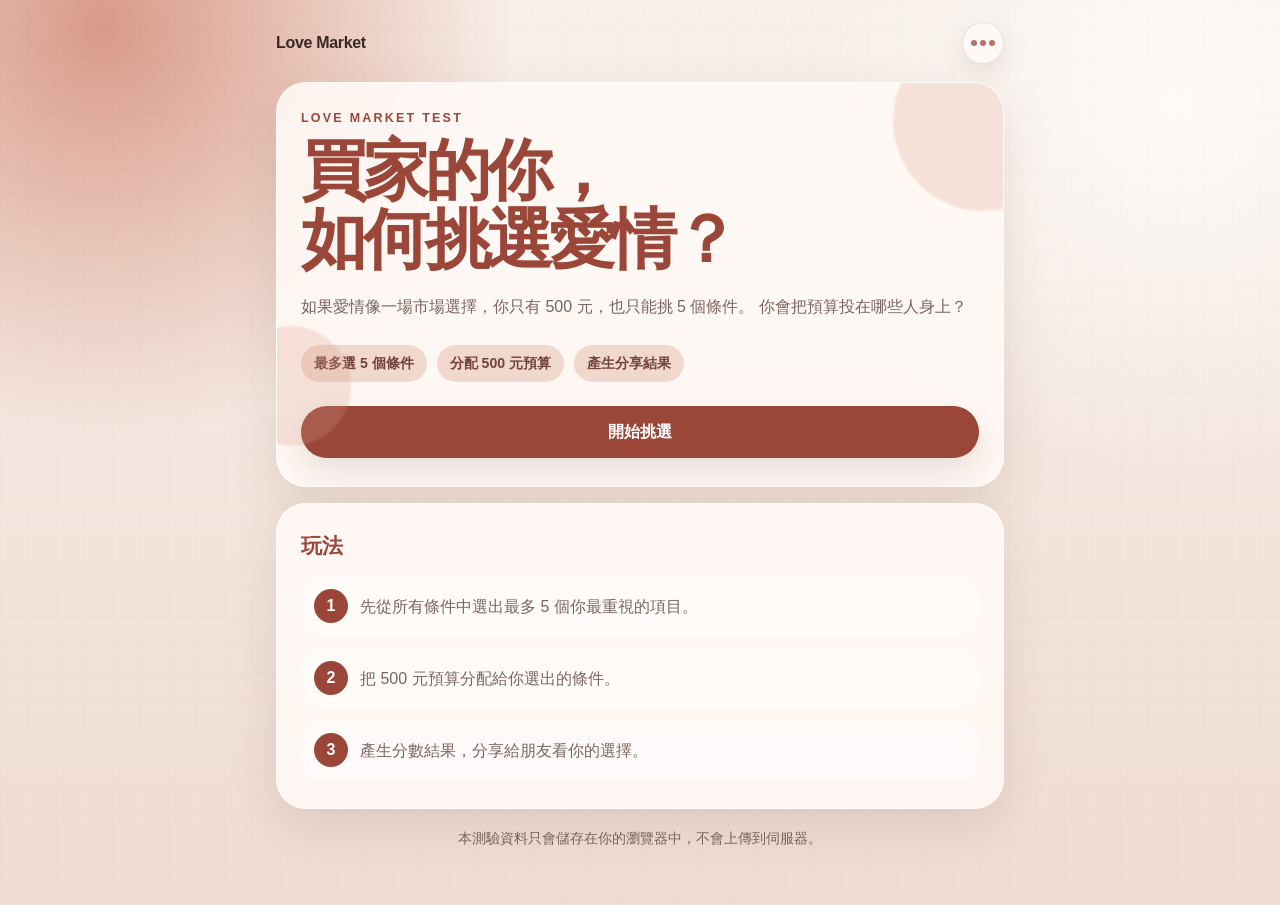
<file: index.html>
<!DOCTYPE html>
<html lang="zh-Hant">
<head>
  <meta charset="UTF-8" />
  <meta name="viewport" content="width=device-width, initial-scale=1, viewport-fit=cover" />
  <meta name="theme-color" content="#F8F0EA" />
  <title>買家的你，如何挑選愛情？</title>
  <link rel="stylesheet" href="style.css" />
</head>

<body data-page="index">
  <main class="app">
    <header class="topbar">
      <a class="brand" href="index.html">Love Market</a>

      <button id="themeToggleBtn" class="theme-toggle" type="button" aria-label="切換頁面風格">
        <span></span>
        <span></span>
        <span></span>
      </button>
    </header>

    <section class="hero-card float-in">
      <div class="soft-orb orb-one"></div>
      <div class="soft-orb orb-two"></div>

      <p class="eyebrow">LOVE MARKET TEST</p>

      <h1>買家的你，<br />如何挑選愛情？</h1>

      <p class="hero-text">
        如果愛情像一場市場選擇，你只有 500 元，也只能挑 5 個條件。
        你會把預算投在哪些人身上？
      </p>

      <div class="tiny-theme-panel" id="themePanel">
        <p>頁面風格</p>
        <div class="theme-dot-row">
          <button class="theme-dot warm" data-theme-choice="warm" aria-label="暖粉紙感"></button>
          <button class="theme-dot cream" data-theme-choice="cream" aria-label="奶油甜感"></button>
          <button class="theme-dot blue" data-theme-choice="blue" aria-label="清透藍"></button>
          <button class="theme-dot green" data-theme-choice="green" aria-label="森林綠"></button>
          <button class="theme-dot violet" data-theme-choice="violet" aria-label="紫霧感"></button>
        </div>
      </div>

      <div class="hero-tags">
        <span>最多選 5 個條件</span>
        <span>分配 500 元預算</span>
        <span>產生分享結果</span>
      </div>

      <a class="primary-link" href="select.html">開始挑選</a>
    </section>

    <section class="info-card fade-up">
      <h2>玩法</h2>

      <div class="steps">
        <div>
          <strong>1</strong>
          <p>先從所有條件中選出最多 5 個你最重視的項目。</p>
        </div>

        <div>
          <strong>2</strong>
          <p>把 500 元預算分配給你選出的條件。</p>
        </div>

        <div>
          <strong>3</strong>
          <p>產生分數結果，分享給朋友看你的選擇。</p>
        </div>
      </div>
    </section>

    <p class="privacy-note">
      本測驗資料只會儲存在你的瀏覽器中，不會上傳到伺服器。
    </p>
  </main>

  <script src="app.js"></script>
</body>
</html>
</file>
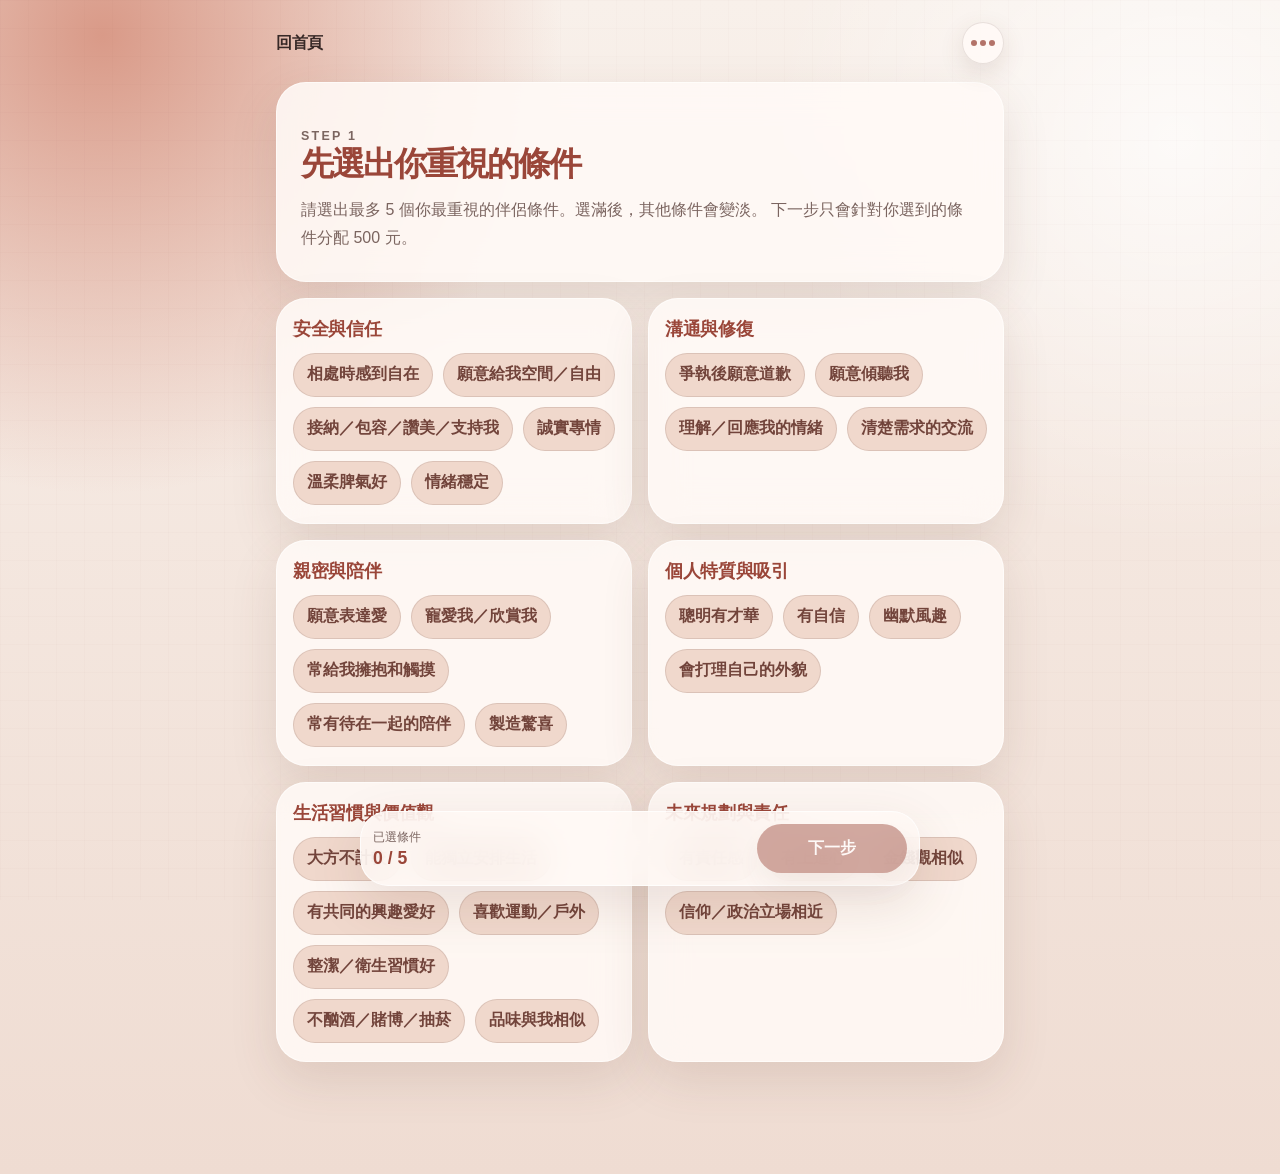
<file: allocate.html>
<!DOCTYPE html>
<html lang="zh-Hant">
<head>
  <meta charset="UTF-8" />
  <meta name="viewport" content="width=device-width, initial-scale=1, viewport-fit=cover" />
  <meta name="theme-color" content="#F8F0EA" />
  <title>分配預算｜買家的你，如何挑選愛情？</title>
  <link rel="stylesheet" href="style.css" />
</head>

<body data-page="allocate">
  <main class="app">
    <header class="topbar">
      <a class="text-link" href="index.html">回首頁</a>

      <button id="themeToggleBtn" class="theme-toggle" type="button" aria-label="切換頁面風格">
        <span></span>
        <span></span>
        <span></span>
      </button>
    </header>

    <section class="page-head float-in">
      <p class="eyebrow">STEP 2</p>

      <h1>分配你的 500 元</h1>

      <p>
        只會顯示你剛剛選到的條件。你可以先平均分配，再把更重視的條件加高。
      </p>

      <div class="tiny-theme-panel" id="themePanel">
        <p>頁面風格</p>
        <div class="theme-dot-row">
          <button class="theme-dot warm" data-theme-choice="warm" aria-label="暖粉紙感"></button>
          <button class="theme-dot cream" data-theme-choice="cream" aria-label="奶油甜感"></button>
          <button class="theme-dot blue" data-theme-choice="blue" aria-label="清透藍"></button>
          <button class="theme-dot green" data-theme-choice="green" aria-label="森林綠"></button>
          <button class="theme-dot violet" data-theme-choice="violet" aria-label="紫霧感"></button>
        </div>
      </div>
    </section>

    <section class="budget-strip">
      <div>
        <span>已用</span>
        <strong><span id="usedBudget">0</span> / 500</strong>
      </div>

      <div>
        <span>剩餘</span>
        <strong id="leftBudget">500</strong>
      </div>

      <div>
        <span>條件</span>
        <strong id="chosenCount">0</strong>
      </div>
    </section>

    <section class="tool-row">
      <button id="equalBtn" class="ghost-btn" type="button">平均分配</button>
      <button id="clearBtn" class="ghost-btn" type="button">清空金額</button>
      <a class="ghost-link" href="select.html">重新選條件</a>
    </section>

    <section id="allocationList" class="allocation-list"></section>

    <section class="action-stack">
      <button id="resultBtn" class="primary-btn" type="button">查看我的分數</button>
      <a class="secondary-link" href="select.html">回上一頁調整條件</a>
    </section>
  </main>

  <script src="app.js"></script>
</body>
</html>
</file>
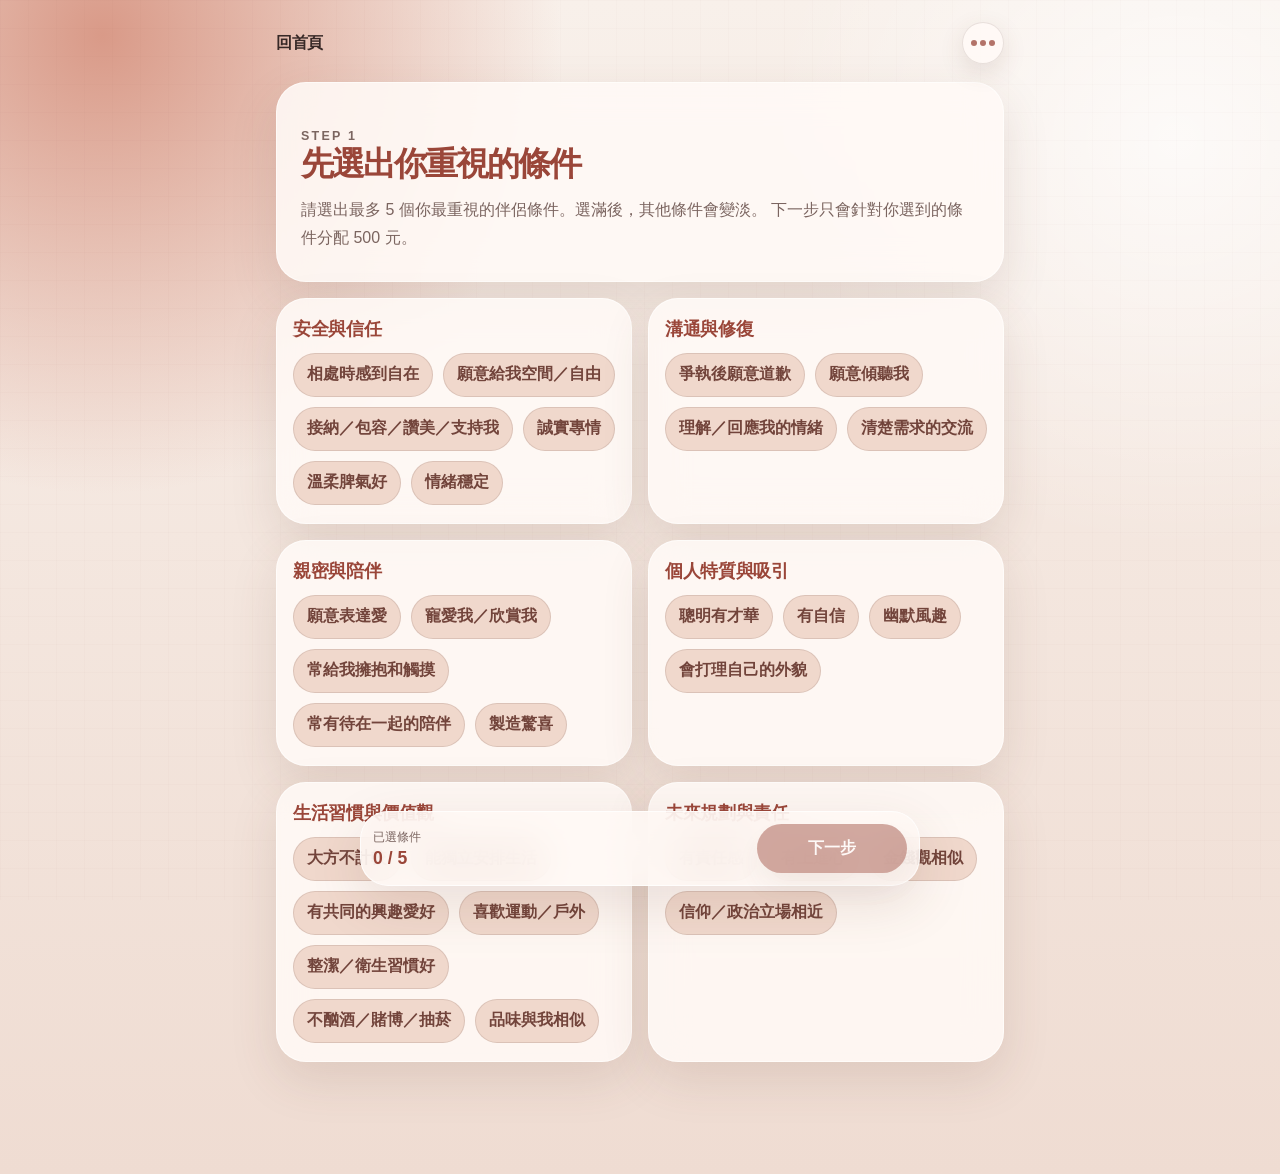
<file: select.html>
<!DOCTYPE html>
<html lang="zh-Hant">
<head>
  <meta charset="UTF-8" />
  <meta name="viewport" content="width=device-width, initial-scale=1, viewport-fit=cover" />
  <meta name="theme-color" content="#F8F0EA" />
  <title>選擇條件｜買家的你，如何挑選愛情？</title>
  <link rel="stylesheet" href="style.css" />
</head>

<body data-page="select">
  <main class="app with-bottom-bar">
    <header class="topbar">
      <a class="text-link" href="index.html">回首頁</a>

      <button id="themeToggleBtn" class="theme-toggle" type="button" aria-label="切換頁面風格">
        <span></span>
        <span></span>
        <span></span>
      </button>
    </header>

    <section class="page-head float-in">
      <p class="eyebrow">STEP 1</p>

      <h1>先選出你重視的條件</h1>

      <p>
        請選出最多 5 個你最重視的伴侶條件。選滿後，其他條件會變淡。
        下一步只會針對你選到的條件分配 500 元。
      </p>

      <div class="tiny-theme-panel" id="themePanel">
        <p>頁面風格</p>
        <div class="theme-dot-row">
          <button class="theme-dot warm" data-theme-choice="warm" aria-label="暖粉紙感"></button>
          <button class="theme-dot cream" data-theme-choice="cream" aria-label="奶油甜感"></button>
          <button class="theme-dot blue" data-theme-choice="blue" aria-label="清透藍"></button>
          <button class="theme-dot green" data-theme-choice="green" aria-label="森林綠"></button>
          <button class="theme-dot violet" data-theme-choice="violet" aria-label="紫霧感"></button>
        </div>
      </div>
    </section>

    <section id="selectedPreview" class="selected-preview hidden"></section>

    <section id="limitToast" class="limit-toast hidden">
      最多只能選 5 個條件。可以先取消一個已選條件，再選新的。
    </section>

    <section id="conditionGroups" class="condition-groups"></section>

    <section class="bottom-action-bar">
      <div>
        <span>已選條件</span>
        <strong id="selectedCount">0 / 5</strong>
      </div>

      <button id="goAllocateBtn" class="primary-btn small-primary" type="button">
        下一步
      </button>
    </section>
  </main>

  <script src="app.js"></script>
</body>
</html>
</file>
<file: style.css>
* {
  box-sizing: border-box;
  -webkit-tap-highlight-color: transparent;
}

:root {
  --bg: #f8f0ea;
  --bg2: #efdcd2;
  --card: rgba(255, 250, 246, 0.88);
  --card-solid: #fffaf6;
  --text: #382927;
  --muted: #7b6560;
  --primary: #9a4639;
  --primary-soft: #d99a88;
  --chip: #f0d8cc;
  --chip-active: #9a4639;
  --chip-text: #72443b;
  --line: rgba(82, 49, 43, 0.13);
  --shadow: rgba(99, 58, 47, 0.13);
  --panel: rgba(255, 255, 255, 0.52);
}

body[data-theme="cream"] {
  --bg: #fbf2d9;
  --bg2: #f2dda9;
  --card: rgba(255, 252, 238, 0.9);
  --card-solid: #fffcee;
  --text: #3d3324;
  --muted: #78684e;
  --primary: #b47a29;
  --primary-soft: #e8c46f;
  --chip: #f4dfaa;
  --chip-active: #b47a29;
  --chip-text: #75521d;
  --line: rgba(110, 77, 25, 0.14);
  --shadow: rgba(148, 103, 38, 0.13);
  --panel: rgba(255, 255, 255, 0.54);
}

body[data-theme="blue"] {
  --bg: #edf7fb;
  --bg2: #d7eaf5;
  --card: rgba(249, 253, 255, 0.9);
  --card-solid: #f9fdff;
  --text: #26343d;
  --muted: #61727e;
  --primary: #2f7192;
  --primary-soft: #9ec9dd;
  --chip: #dceff8;
  --chip-active: #2f7192;
  --chip-text: #2c627d;
  --line: rgba(47, 113, 146, 0.15);
  --shadow: rgba(47, 113, 146, 0.13);
  --panel: rgba(255, 255, 255, 0.56);
}

body[data-theme="green"] {
  --bg: #f1f7ed;
  --bg2: #dfead6;
  --card: rgba(250, 255, 247, 0.9);
  --card-solid: #fafff7;
  --text: #2c3829;
  --muted: #617058;
  --primary: #547b4e;
  --primary-soft: #abc999;
  --chip: #dfefd7;
  --chip-active: #547b4e;
  --chip-text: #45683e;
  --line: rgba(84, 123, 78, 0.15);
  --shadow: rgba(84, 123, 78, 0.13);
  --panel: rgba(255, 255, 255, 0.56);
}

body[data-theme="violet"] {
  --bg: #f5eff9;
  --bg2: #e7d9f0;
  --card: rgba(253, 249, 255, 0.9);
  --card-solid: #fdf9ff;
  --text: #352c3e;
  --muted: #6e617a;
  --primary: #775294;
  --primary-soft: #c7a4de;
  --chip: #eadcf3;
  --chip-active: #775294;
  --chip-text: #654a7a;
  --line: rgba(119, 82, 148, 0.15);
  --shadow: rgba(119, 82, 148, 0.13);
  --panel: rgba(255, 255, 255, 0.56);
}

html {
  font-size: 16px;
  background: var(--bg);
}

body {
  margin: 0;
  min-height: 100svh;
  font-family: -apple-system, BlinkMacSystemFont, "Noto Sans TC", "PingFang TC",
    "Microsoft JhengHei", sans-serif;
  color: var(--text);
  background:
    radial-gradient(circle at 8% 3%, var(--primary-soft), transparent 28%),
    radial-gradient(circle at 92% 12%, rgba(255, 255, 255, 0.72), transparent 26%),
    linear-gradient(180deg, var(--bg) 0%, var(--bg2) 100%);
}

body::before {
  content: "";
  position: fixed;
  inset: 0;
  pointer-events: none;
  opacity: 0.11;
  background-image:
    linear-gradient(var(--line) 1px, transparent 1px),
    linear-gradient(90deg, var(--line) 1px, transparent 1px);
  background-size: 28px 28px;
}

button,
input {
  font: inherit;
}

button,
a {
  touch-action: manipulation;
}

.app {
  width: 100%;
  max-width: 560px;
  margin: 0 auto;
  padding: max(22px, env(safe-area-inset-top)) 16px max(54px, env(safe-area-inset-bottom));
  position: relative;
}

.app.with-bottom-bar {
  padding-bottom: calc(112px + env(safe-area-inset-bottom));
}

.hidden {
  display: none !important;
}

.topbar {
  display: flex;
  justify-content: space-between;
  align-items: center;
  gap: 12px;
  margin-bottom: 18px;
  position: relative;
  z-index: 5;
}

.brand,
.text-link {
  color: var(--text);
  text-decoration: none;
  font-weight: 900;
  letter-spacing: -0.02em;
}

.theme-toggle {
  width: 42px;
  height: 42px;
  min-height: 42px;
  padding: 0;
  border: 1px solid var(--line);
  border-radius: 999px;
  background: var(--card);
  display: inline-flex;
  align-items: center;
  justify-content: center;
  gap: 3px;
  box-shadow: 0 8px 24px var(--shadow);
}

.theme-toggle span {
  width: 6px;
  height: 6px;
  border-radius: 999px;
  background: var(--primary);
  opacity: 0.75;
}

.tiny-theme-panel {
  display: none;
  margin: 22px 0 0;
  padding: 14px;
  border-radius: 22px;
  background: var(--panel);
  border: 1px solid var(--line);
  animation: softPop 0.24s ease both;
}

.tiny-theme-panel.open {
  display: block;
}

.tiny-theme-panel p {
  margin: 0 0 10px;
  color: var(--muted);
  font-size: 0.82rem;
  font-weight: 850;
}

.theme-dot-row {
  display: flex;
  gap: 10px;
  flex-wrap: wrap;
}

.theme-dot {
  width: 34px;
  height: 34px;
  min-height: 34px;
  padding: 0;
  border: 2px solid rgba(255, 255, 255, 0.72);
  border-radius: 999px;
  box-shadow: 0 8px 20px var(--shadow);
}

.theme-dot.active {
  outline: 3px solid var(--primary);
  outline-offset: 2px;
}

.theme-dot.warm {
  background: linear-gradient(135deg, #f8f0ea, #9a4639);
}

.theme-dot.cream {
  background: linear-gradient(135deg, #fbf2d9, #b47a29);
}

.theme-dot.blue {
  background: linear-gradient(135deg, #edf7fb, #2f7192);
}

.theme-dot.green {
  background: linear-gradient(135deg, #f1f7ed, #547b4e);
}

.theme-dot.violet {
  background: linear-gradient(135deg, #f5eff9, #775294);
}

.hero-card,
.info-card,
.page-head,
.selected-preview,
.limit-toast,
.group-card,
.allocation-card,
.result-section,
.summary-mini-card,
.share-panel {
  background: var(--card);
  border: 1px solid rgba(255, 255, 255, 0.58);
  border-radius: 30px;
  box-shadow: 0 18px 48px var(--shadow);
  backdrop-filter: blur(18px);
  -webkit-backdrop-filter: blur(18px);
}

.hero-card {
  padding: 34px 22px 26px;
  position: relative;
  overflow: hidden;
}

.soft-orb {
  position: absolute;
  border-radius: 999px;
  background: var(--primary-soft);
  filter: blur(1px);
  opacity: 0.25;
  animation: drift 7s ease-in-out infinite alternate;
}

.orb-one {
  width: 180px;
  height: 180px;
  right: -70px;
  top: -52px;
}

.orb-two {
  width: 120px;
  height: 120px;
  left: -46px;
  bottom: 40px;
  animation-delay: 1.2s;
}

.eyebrow {
  margin: 0 0 12px;
  color: var(--primary);
  font-size: 0.78rem;
  font-weight: 900;
  letter-spacing: 0.18em;
}

h1 {
  margin: 0;
  color: var(--primary);
  font-size: clamp(2.35rem, 11vw, 4.1rem);
  line-height: 1.05;
  letter-spacing: -0.06em;
}

h2 {
  margin: 0;
  color: var(--primary);
  font-size: 1.32rem;
  letter-spacing: -0.02em;
}

.hero-text,
.page-head p,
.info-card p,
.report-text,
.privacy-note {
  color: var(--muted);
  line-height: 1.78;
}

.hero-text {
  margin: 18px 0 0;
  font-size: 1rem;
}

.hero-tags {
  display: flex;
  flex-wrap: wrap;
  gap: 10px;
  margin: 24px 0;
}

.hero-tags span,
.condition-chip,
.preview-chip {
  border-radius: 999px;
  background: var(--chip);
  color: var(--chip-text);
  font-weight: 850;
}

.hero-tags span {
  padding: 9px 13px;
  font-size: 0.88rem;
}

.primary-link,
.primary-btn,
.secondary-link,
.secondary-btn,
.ghost-link,
.ghost-btn {
  width: 100%;
  min-height: 52px;
  border: 0;
  border-radius: 999px;
  padding: 14px 20px;
  text-decoration: none;
  display: inline-flex;
  align-items: center;
  justify-content: center;
  text-align: center;
  font-weight: 900;
}

.primary-link,
.primary-btn {
  background: var(--primary);
  color: #fff;
  box-shadow: 0 14px 28px var(--shadow);
}

.primary-btn:disabled {
  opacity: 0.45;
  cursor: not-allowed;
}

.secondary-link,
.secondary-btn,
.ghost-link,
.ghost-btn {
  background: var(--card-solid);
  color: var(--primary);
  border: 1px solid var(--line);
}

.info-card {
  margin-top: 16px;
  padding: 22px 18px;
}

.steps {
  display: grid;
  gap: 12px;
  margin-top: 16px;
}

.steps div {
  display: grid;
  grid-template-columns: 34px 1fr;
  gap: 12px;
  align-items: start;
  padding: 13px;
  border-radius: 22px;
  background: var(--panel);
}

.steps strong {
  width: 34px;
  height: 34px;
  border-radius: 999px;
  display: inline-flex;
  align-items: center;
  justify-content: center;
  background: var(--primary);
  color: #fff;
}

.steps p {
  margin: 4px 0 0;
}

.privacy-note {
  margin: 18px 4px 0;
  font-size: 0.85rem;
  text-align: center;
}

.page-head {
  padding: 26px 20px;
  margin-bottom: 16px;
}

.page-head h1 {
  font-size: 2.05rem;
}

.page-head p {
  margin: 14px 0 0;
}

.selected-preview {
  padding: 16px;
  margin-bottom: 16px;
}

.selected-preview-title {
  margin: 0 0 10px;
  color: var(--primary);
  font-weight: 900;
}

.preview-chip-row {
  display: flex;
  flex-wrap: wrap;
  gap: 8px;
}

.preview-chip {
  padding: 8px 11px;
  font-size: 0.84rem;
}

.limit-toast {
  padding: 14px 16px;
  margin-bottom: 16px;
  color: var(--primary);
  font-weight: 850;
  line-height: 1.6;
  animation: softPop 0.22s ease both;
}

.condition-groups {
  display: grid;
  gap: 16px;
}

.group-card {
  padding: 18px 16px;
  animation: fadeUp 0.38s ease both;
}

.group-title {
  margin: 0 0 12px;
  color: var(--primary);
  font-size: 1.12rem;
  font-weight: 900;
}

.chip-grid {
  display: flex;
  flex-wrap: wrap;
  gap: 10px;
}

.condition-chip {
  min-height: 44px;
  border: 1px solid var(--line);
  padding: 10px 13px;
  background: var(--chip);
  transition: transform 0.16s ease, background 0.16s ease, color 0.16s ease, opacity 0.16s ease;
}

.condition-chip:active {
  transform: scale(0.96);
}

.condition-chip.selected {
  background: var(--chip-active);
  color: #fff;
  box-shadow: 0 12px 28px var(--shadow);
  transform: translateY(-1px);
}

.condition-chip.locked {
  opacity: 0.35;
  filter: grayscale(0.18);
}

.condition-chip.shake {
  animation: shake 0.32s ease both;
}

.bottom-action-bar {
  position: fixed;
  left: 50%;
  bottom: max(14px, env(safe-area-inset-bottom));
  transform: translateX(-50%);
  width: min(560px, calc(100% - 28px));
  z-index: 20;
  display: grid;
  grid-template-columns: 1fr 150px;
  gap: 12px;
  align-items: center;
  padding: 12px;
  border-radius: 28px;
  background: rgba(255, 250, 246, 0.84);
  border: 1px solid rgba(255, 255, 255, 0.72);
  box-shadow: 0 18px 54px var(--shadow);
  backdrop-filter: blur(20px);
  -webkit-backdrop-filter: blur(20px);
}

.bottom-action-bar span {
  display: block;
  color: var(--muted);
  font-size: 0.78rem;
  margin-bottom: 2px;
}

.bottom-action-bar strong {
  color: var(--primary);
  font-size: 1.1rem;
}

.small-primary {
  min-height: 48px;
}

.budget-strip {
  position: sticky;
  top: max(10px, env(safe-area-inset-top));
  z-index: 10;
  display: grid;
  grid-template-columns: repeat(3, 1fr);
  gap: 8px;
  padding: 8px;
  border-radius: 24px;
  background: rgba(56, 41, 39, 0.9);
  box-shadow: 0 14px 34px var(--shadow);
  backdrop-filter: blur(18px);
  -webkit-backdrop-filter: blur(18px);
  margin-bottom: 16px;
}

.budget-strip div {
  text-align: center;
  padding: 10px 4px;
  border-radius: 17px;
  background: rgba(255, 255, 255, 0.1);
}

.budget-strip span {
  display: block;
  color: rgba(255, 255, 255, 0.74);
  font-size: 0.74rem;
  margin-bottom: 3px;
}

.budget-strip strong {
  color: #fff;
  font-size: 1.08rem;
}

.tool-row {
  display: grid;
  grid-template-columns: 1fr 1fr;
  gap: 10px;
  margin-bottom: 16px;
}

.tool-row .ghost-link {
  grid-column: 1 / -1;
}

.allocation-list {
  display: grid;
  gap: 14px;
}

.allocation-card {
  padding: 16px;
  animation: fadeUp 0.32s ease both;
}

.allocation-top {
  display: flex;
  justify-content: space-between;
  gap: 12px;
  align-items: start;
}

.allocation-name {
  margin: 0;
  font-size: 1rem;
  line-height: 1.45;
  font-weight: 900;
}

.allocation-category {
  flex: 0 0 auto;
  padding: 6px 10px;
  border-radius: 999px;
  background: var(--chip);
  color: var(--chip-text);
  font-size: 0.74rem;
  font-weight: 850;
}

.money {
  margin-top: 12px;
  color: var(--primary);
  font-weight: 900;
}

.control-row {
  display: grid;
  grid-template-columns: 54px 1fr 54px;
  gap: 8px;
  align-items: center;
  margin-top: 8px;
}

.step-btn {
  min-height: 42px;
  padding: 0;
  border: 1px solid var(--line);
  border-radius: 16px;
  background: var(--chip);
  color: var(--chip-text);
  font-weight: 900;
}

.range {
  width: 100%;
  height: 44px;
  appearance: none;
  -webkit-appearance: none;
  background: transparent;
}

.range::-webkit-slider-runnable-track {
  height: 8px;
  border-radius: 999px;
  background: linear-gradient(90deg, var(--primary), var(--primary-soft));
}

.range::-webkit-slider-thumb {
  appearance: none;
  -webkit-appearance: none;
  width: 32px;
  height: 32px;
  margin-top: -12px;
  border-radius: 999px;
  background: #fff;
  border: 3px solid var(--primary);
  box-shadow: 0 6px 16px var(--shadow);
}

.action-stack,
.share-panel {
  display: grid;
  gap: 12px;
  margin-top: 22px;
}

.result-head {
  margin-bottom: 16px;
}

.summary-grid {
  display: grid;
  grid-template-columns: 1fr 1fr;
  gap: 12px;
  margin-bottom: 16px;
}

.summary-mini-card {
  padding: 16px;
}

.summary-mini-card span {
  display: block;
  color: var(--muted);
  font-size: 0.78rem;
  margin-bottom: 6px;
}

.summary-mini-card strong {
  color: var(--primary);
  font-size: 1rem;
  line-height: 1.38;
}

.result-section {
  padding: 20px 18px;
  margin-bottom: 16px;
}

.score-bars {
  margin-top: 14px;
}

.score-row {
  margin-bottom: 14px;
}

.score-row-top {
  display: flex;
  justify-content: space-between;
  gap: 10px;
  font-size: 0.92rem;
  font-weight: 900;
}

.bar {
  height: 9px;
  margin-top: 7px;
  border-radius: 999px;
  background: var(--line);
  overflow: hidden;
}

.bar-fill {
  height: 100%;
  border-radius: inherit;
  background: linear-gradient(90deg, var(--primary), var(--primary-soft));
}

.rank-list {
  margin: 14px 0 0;
  padding-left: 0;
  list-style: none;
  display: grid;
  gap: 10px;
}

.rank-list li {
  display: grid;
  grid-template-columns: 34px 1fr auto;
  gap: 10px;
  align-items: center;
  padding: 12px;
  border-radius: 20px;
  background: var(--panel);
  border: 1px solid var(--line);
  font-weight: 850;
}

.rank-list .rank-num {
  width: 34px;
  height: 34px;
  border-radius: 999px;
  background: var(--primary);
  color: #fff;
  display: inline-flex;
  align-items: center;
  justify-content: center;
  font-size: 0.88rem;
}

.rank-list .rank-money {
  color: var(--primary);
  white-space: nowrap;
}

.report-text {
  white-space: pre-line;
}

.capture-zone {
  position: fixed;
  left: -99999px;
  top: 0;
  width: 430px;
  pointer-events: none;
}

.story-card {
  width: 430px;
  height: 764px;
  padding: 30px 24px;
  border-radius: 38px;
  color: var(--text);
  background:
    radial-gradient(circle at 12% 5%, var(--primary-soft), transparent 30%),
    linear-gradient(180deg, var(--card-solid) 0%, var(--bg2) 100%);
  border: 1px solid rgba(255, 255, 255, 0.58);
  position: relative;
  overflow: hidden;
}

.story-card::before {
  content: "";
  position: absolute;
  inset: 0;
  opacity: 0.12;
  background-image:
    linear-gradient(var(--line) 1px, transparent 1px),
    linear-gradient(90deg, var(--line) 1px, transparent 1px);
  background-size: 26px 26px;
}

.story-card > * {
  position: relative;
  z-index: 1;
}

.story-top {
  display: flex;
  justify-content: space-between;
  gap: 10px;
}

.story-top p,
.story-top span {
  margin: 0;
  color: var(--primary);
  font-size: 11px;
  font-weight: 900;
  letter-spacing: 0.14em;
}

.story-top span {
  color: var(--muted);
  text-align: right;
}

.story-card h2 {
  margin: 24px 0 0;
  color: var(--primary);
  font-size: 36px;
  line-height: 1.05;
  letter-spacing: -0.06em;
}

.story-meta {
  display: grid;
  grid-template-columns: 1fr 1fr;
  gap: 10px;
  margin-top: 20px;
}

.story-meta div {
  padding: 13px;
  border-radius: 20px;
  background: var(--panel);
  border: 1px solid var(--line);
}

.story-meta span {
  display: block;
  color: var(--muted);
  font-size: 12px;
  margin-bottom: 5px;
}

.story-meta strong {
  color: var(--primary);
  font-size: 15px;
}

.story-top-list {
  margin-top: 20px;
  padding: 16px;
  border-radius: 24px;
  background: var(--panel);
  border: 1px solid var(--line);
}

.story-top-list p {
  margin: 0 0 10px;
  color: var(--primary);
  font-weight: 900;
}

.story-top-list ol {
  margin: 0;
  padding-left: 0;
  list-style: none;
  display: grid;
  gap: 9px;
}

.story-top-list li {
  display: grid;
  grid-template-columns: 26px 1fr auto;
  gap: 8px;
  align-items: center;
  font-size: 14px;
  font-weight: 850;
}

.story-top-list .story-rank-num {
  width: 26px;
  height: 26px;
  border-radius: 999px;
  background: var(--primary);
  color: #fff;
  display: inline-flex;
  align-items: center;
  justify-content: center;
  font-size: 11px;
}

.story-top-list .story-rank-money {
  color: var(--primary);
  white-space: nowrap;
}

.story-score-list {
  margin-top: 18px;
}

.story-score-list .score-row {
  margin-bottom: 10px;
}

.story-score-list .score-row-top {
  font-size: 12px;
}

.story-footer {
  position: absolute;
  left: 24px;
  right: 24px;
  bottom: 22px;
  margin: 0;
  color: var(--muted);
  font-size: 11px;
  font-weight: 900;
  letter-spacing: 0.12em;
}

.float-in {
  animation: floatIn 0.48s ease both;
}

.fade-up {
  animation: fadeUp 0.52s ease both;
}

@keyframes floatIn {
  from {
    opacity: 0;
    transform: translateY(14px) scale(0.98);
  }

  to {
    opacity: 1;
    transform: translateY(0) scale(1);
  }
}

@keyframes fadeUp {
  from {
    opacity: 0;
    transform: translateY(12px);
  }

  to {
    opacity: 1;
    transform: translateY(0);
  }
}

@keyframes drift {
  from {
    transform: translate3d(0, 0, 0);
  }

  to {
    transform: translate3d(12px, 16px, 0);
  }
}

@keyframes softPop {
  from {
    opacity: 0;
    transform: translateY(-4px) scale(0.98);
  }

  to {
    opacity: 1;
    transform: translateY(0) scale(1);
  }
}

@keyframes shake {
  0% {
    transform: translateX(0);
  }

  25% {
    transform: translateX(-5px);
  }

  50% {
    transform: translateX(5px);
  }

  75% {
    transform: translateX(-3px);
  }

  100% {
    transform: translateX(0);
  }
}

@media (min-width: 760px) {
  .app {
    max-width: 760px;
  }

  .condition-groups,
  .allocation-list {
    grid-template-columns: repeat(2, 1fr);
  }

  .page-head,
  .hero-card,
  .info-card,
  .result-section {
    padding: 28px 24px;
  }

  .tool-row {
    grid-template-columns: 1fr 1fr 1fr;
  }

  .tool-row .ghost-link {
    grid-column: auto;
  }

  .share-panel {
    max-width: 480px;
    margin-left: auto;
    margin-right: auto;
  }
}
</file>
